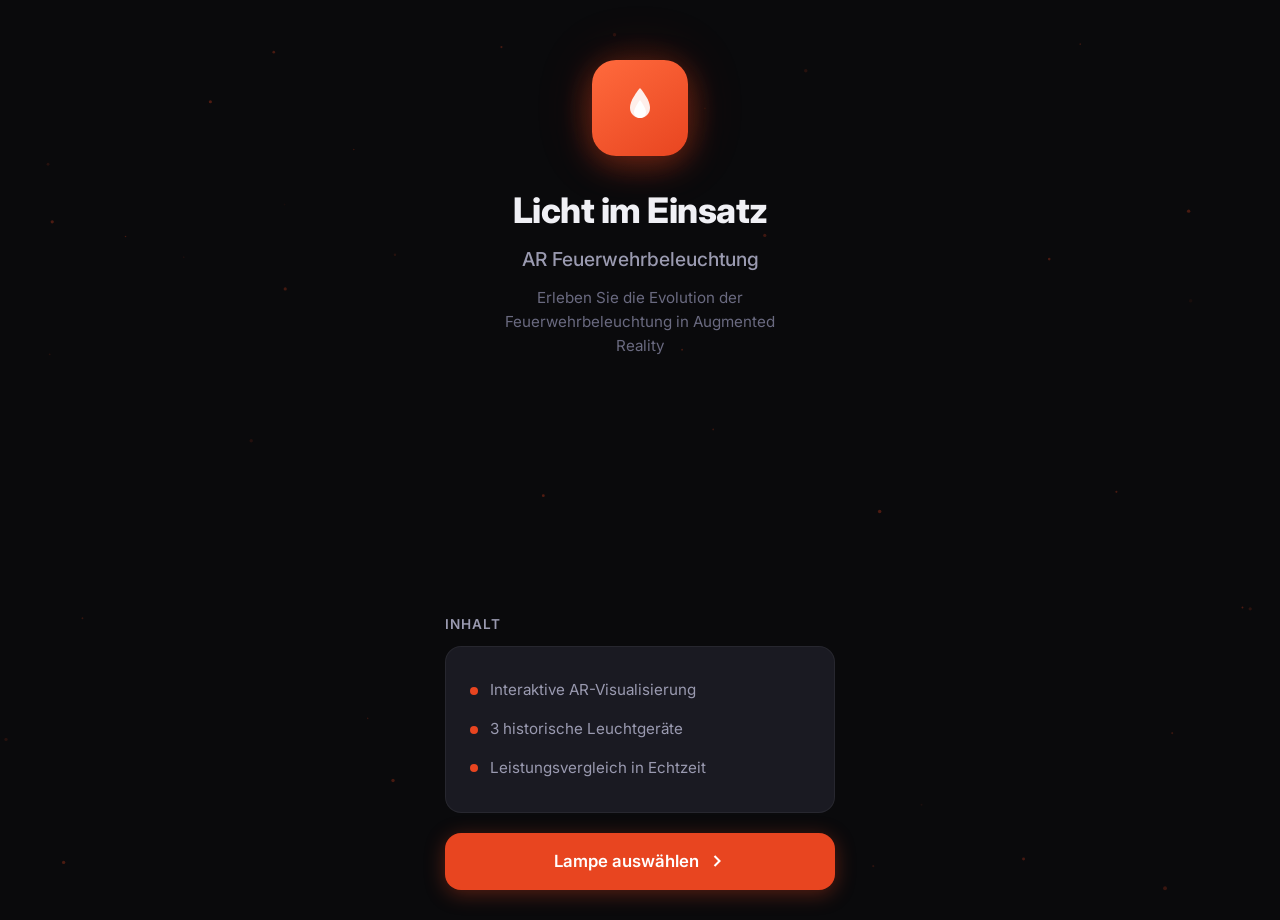
<file: index.html>
<!DOCTYPE html>
<html lang="de">
<head>
    <meta charset="UTF-8">
    <meta name="viewport" content="width=device-width, initial-scale=1.0, user-scalable=no">
    <meta name="description" content="Erleben Sie die Evolution der Feuerwehrbeleuchtung in Augmented Reality – von der Karbidlaterne bis zur modernen Handlampe.">
    <title>Licht im Einsatz – AR Feuerwehrbeleuchtung</title>
    <link rel="preconnect" href="https://fonts.googleapis.com">
    <link rel="preconnect" href="https://fonts.gstatic.com" crossorigin>
    <link href="https://fonts.googleapis.com/css2?family=Inter:wght@300;400;500;600;700;800&display=swap" rel="stylesheet">
    <link rel="stylesheet" href="css/style.css">
    <link rel="icon" type="image/svg+xml" href="data:image/svg+xml,<svg xmlns='http://www.w3.org/2000/svg' viewBox='0 0 100 100'><text y='.9em' font-size='90'>🔥</text></svg>">
</head>
<body>
    <div id="welcome-page" class="page">
        <div class="welcome-content">
            <!-- Hero Section -->
            <div class="hero-section">
                <div class="app-icon" id="app-icon">
                    <svg viewBox="0 0 24 24" fill="none" xmlns="http://www.w3.org/2000/svg">
                        <path d="M12 2C12 2 7 7.5 7 12C7 14.76 9.24 17 12 17C14.76 17 17 14.76 17 12C17 7.5 12 2 12 2Z" fill="white" opacity="0.9"/>
                        <path d="M12 17C10.34 17 9 15.66 9 14C9 12 12 8 12 8C12 8 15 12 15 14C15 15.66 13.66 17 12 17Z" fill="white"/>
                    </svg>
                </div>
                <div class="glow-ring"></div>
                
                <h1 class="hero-title">Licht im Einsatz</h1>
                <h2 class="hero-subtitle">AR Feuerwehrbeleuchtung</h2>
                <p class="hero-description">Erleben Sie die Evolution der Feuerwehrbeleuchtung in Augmented Reality</p>
            </div>

            <!-- Spacer -->
            <div class="welcome-spacer"></div>

            <!-- Content Section -->
            <div class="content-section">
                <h3 class="section-label">Inhalt</h3>
                <div class="feature-card">
                    <ul class="feature-list">
                        <li>
                            <span class="feature-dot"></span>
                            Interaktive AR-Visualisierung
                        </li>
                        <li>
                            <span class="feature-dot"></span>
                            3 historische Leuchtgeräte
                        </li>
                        <li>
                            <span class="feature-dot"></span>
                            Leistungsvergleich in Echtzeit
                        </li>
                    </ul>
                </div>
            </div>

            <!-- CTA Button -->
            <a href="timeline.html" class="cta-button" id="cta-button">
                Lampe auswählen
                <svg width="20" height="20" viewBox="0 0 24 24" fill="none" stroke="currentColor" stroke-width="2.5">
                    <path d="M9 18l6-6-6-6"/>
                </svg>
            </a>
        </div>

        <!-- Particle background -->
        <canvas id="particles-canvas"></canvas>
    </div>

    <script src="js/particles.js"></script>
    <script src="js/welcome.js"></script>
</body>
</html>
</file>
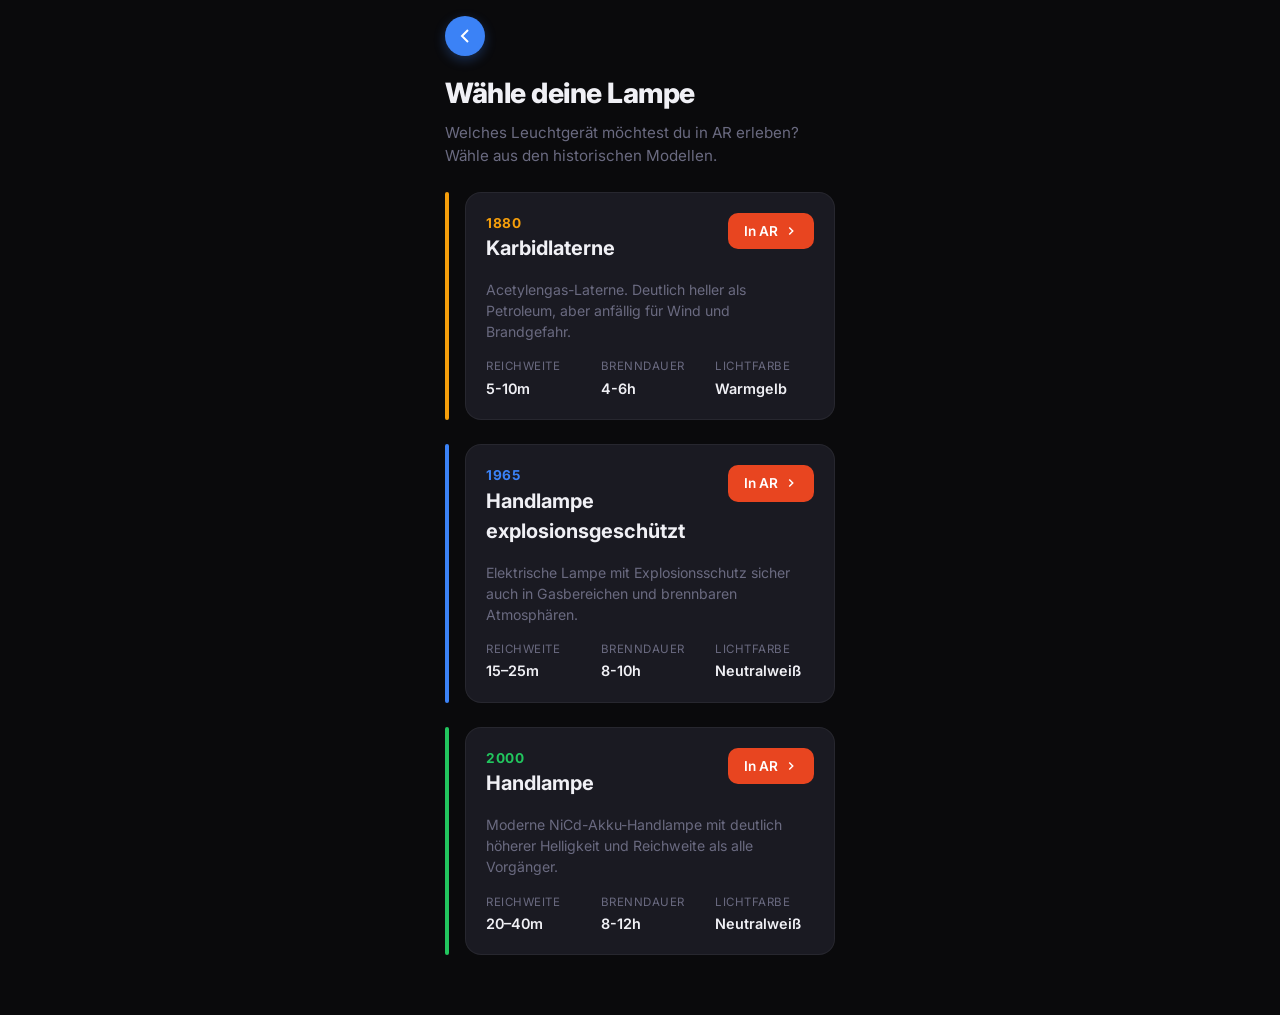
<file: timeline.html>
<!DOCTYPE html>
<html lang="de">
<head>
    <meta charset="UTF-8">
    <meta name="viewport" content="width=device-width, initial-scale=1.0, user-scalable=no">
    <meta name="description" content="Wähle ein historisches Leuchtgerät und erlebe es in Augmented Reality.">
    <title>Lampe auswählen – Licht im Einsatz</title>
    <link rel="preconnect" href="https://fonts.googleapis.com">
    <link rel="preconnect" href="https://fonts.gstatic.com" crossorigin>
    <link href="https://fonts.googleapis.com/css2?family=Inter:wght@300;400;500;600;700;800&display=swap" rel="stylesheet">
    <link rel="stylesheet" href="css/style.css">
</head>
<body>
    <div class="page">
        <!-- Nav -->
        <nav class="nav-bar">
            <a href="index.html" class="back-btn" aria-label="Zurück">
                <svg viewBox="0 0 24 24" fill="none" stroke="currentColor" stroke-width="2"><path d="M15 18l-6-6 6-6"/></svg>
            </a>
        </nav>

        <!-- Header -->
        <header class="page-header">
            <h1 class="page-title">Wähle deine Lampe</h1>
            <p class="page-subtitle">Welches Leuchtgerät möchtest du in AR erleben? Wähle aus den historischen Modellen.</p>
        </header>

        <!-- Timeline Cards -->
        <div class="timeline-container" id="timeline">
            <!-- Karbidlaterne 1880 -->
            <div class="timeline-item slide-up" style="animation-delay:0.1s">
                <div class="timeline-line line-warmgelb"></div>
                <div class="timeline-card" onclick="location.href='ar-karbid.html'">
                    <div class="card-header">
                        <div>
                            <div class="card-year year-warmgelb">1880</div>
                            <h2 class="card-title">Karbidlaterne</h2>
                        </div>
                        <a href="ar-karbid.html" class="ar-badge">
                            In AR <svg viewBox="0 0 24 24" fill="none" stroke="currentColor" stroke-width="2.5"><path d="M9 18l6-6-6-6"/></svg>
                        </a>
                    </div>
                    <p class="card-description">Acetylengas-Laterne. Deutlich heller als Petroleum, aber anfällig für Wind und Brandgefahr.</p>
                    <div class="card-specs">
                        <div class="spec-item">
                            <div class="spec-label">Reichweite</div>
                            <div class="spec-value">5-10m</div>
                        </div>
                        <div class="spec-item">
                            <div class="spec-label">Brenndauer</div>
                            <div class="spec-value">4-6h</div>
                        </div>
                        <div class="spec-item">
                            <div class="spec-label">Lichtfarbe</div>
                            <div class="spec-value">Warmgelb</div>
                        </div>
                    </div>
                </div>
            </div>

            <!-- Handlampe explosionsgeschützt 1965 -->
            <div class="timeline-item slide-up" style="animation-delay:0.25s">
                <div class="timeline-line line-blue"></div>
                <div class="timeline-card" onclick="location.href='ar-explosion.html'">
                    <div class="card-header">
                        <div>
                            <div class="card-year year-blue">1965</div>
                            <h2 class="card-title">Handlampe explosionsgeschützt</h2>
                        </div>
                        <a href="ar-explosion.html" class="ar-badge">
                            In AR <svg viewBox="0 0 24 24" fill="none" stroke="currentColor" stroke-width="2.5"><path d="M9 18l6-6-6-6"/></svg>
                        </a>
                    </div>
                    <p class="card-description">Elektrische Lampe mit Explosionsschutz sicher auch in Gasbereichen und brennbaren Atmosphären.</p>
                    <div class="card-specs">
                        <div class="spec-item">
                            <div class="spec-label">Reichweite</div>
                            <div class="spec-value">15–25m</div>
                        </div>
                        <div class="spec-item">
                            <div class="spec-label">Brenndauer</div>
                            <div class="spec-value">8-10h</div>
                        </div>
                        <div class="spec-item">
                            <div class="spec-label">Lichtfarbe</div>
                            <div class="spec-value">Neutralweiß</div>
                        </div>
                    </div>
                </div>
            </div>

            <!-- Handlampe 2000 -->
            <div class="timeline-item slide-up" style="animation-delay:0.4s">
                <div class="timeline-line line-green"></div>
                <div class="timeline-card" onclick="location.href='ar-handlampe.html'">
                    <div class="card-header">
                        <div>
                            <div class="card-year year-green">2000</div>
                            <h2 class="card-title">Handlampe</h2>
                        </div>
                        <a href="ar-handlampe.html" class="ar-badge">
                            In AR <svg viewBox="0 0 24 24" fill="none" stroke="currentColor" stroke-width="2.5"><path d="M9 18l6-6-6-6"/></svg>
                        </a>
                    </div>
                    <p class="card-description">Moderne NiCd-Akku-Handlampe mit deutlich höherer Helligkeit und Reichweite als alle Vorgänger.</p>
                    <div class="card-specs">
                        <div class="spec-item">
                            <div class="spec-label">Reichweite</div>
                            <div class="spec-value">20–40m</div>
                        </div>
                        <div class="spec-item">
                            <div class="spec-label">Brenndauer</div>
                            <div class="spec-value">8-12h</div>
                        </div>
                        <div class="spec-item">
                            <div class="spec-label">Lichtfarbe</div>
                            <div class="spec-value">Neutralweiß</div>
                        </div>
                    </div>
                </div>
            </div>
        </div>
    </div>
</body>
</html>
</file>
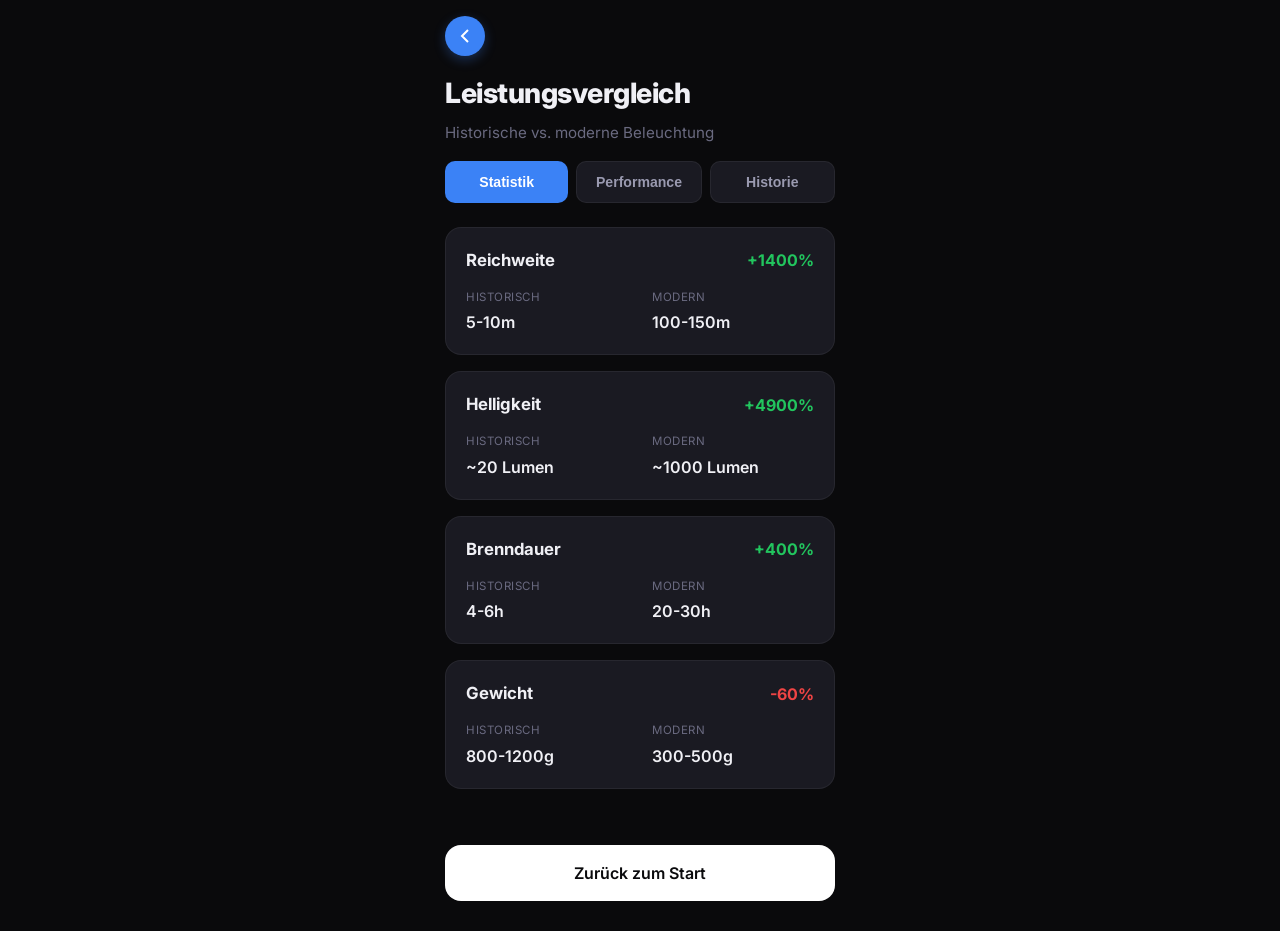
<file: vergleich.html>
<!DOCTYPE html>
<html lang="de">

<head>
    <meta charset="UTF-8">
    <meta name="viewport" content="width=device-width, initial-scale=1.0, user-scalable=no">
    <title>Leistungsvergleich – Licht im Einsatz</title>
    <link rel="preconnect" href="https://fonts.googleapis.com">
    <link rel="preconnect" href="https://fonts.gstatic.com" crossorigin>
    <link href="https://fonts.googleapis.com/css2?family=Inter:wght@300;400;500;600;700;800&display=swap"
        rel="stylesheet">
    <link rel="stylesheet" href="css/style.css">
</head>

<body>
    <div class="page">
        <nav class="nav-bar">
            <a href="timeline.html" class="back-btn" aria-label="Zurück">
                <svg viewBox="0 0 24 24" fill="none" stroke="currentColor" stroke-width="2">
                    <path d="M15 18l-6-6 6-6" />
                </svg>
            </a>
        </nav>

        <header class="page-header" style="margin-bottom:16px;">
            <h1 class="page-title">Leistungsvergleich</h1>
            <p class="page-subtitle">Historische vs. moderne Beleuchtung</p>
        </header>

        <!-- Tab Bar -->
        <div class="tab-bar" id="tab-bar">
            <button class="tab-btn active" data-tab="statistik" onclick="switchTab('statistik')">Statistik</button>
            <button class="tab-btn" data-tab="performance" onclick="switchTab('performance')">Performance</button>
            <button class="tab-btn" data-tab="historie" onclick="switchTab('historie')">Historie</button>
        </div>

        <!-- Statistik Tab -->
        <div class="tab-content active" id="tab-statistik">
            <div class="comparison-cards">
                <div class="comparison-card">
                    <div class="comp-header">
                        <div class="comp-title">Reichweite</div>
                        <div class="comp-percent positive">+1400%</div>
                    </div>
                    <div class="comp-values">
                        <div class="comp-value-item">
                            <div class="comp-value-label">Historisch</div>
                            <div class="comp-value-data">5-10m</div>
                        </div>
                        <div class="comp-value-item">
                            <div class="comp-value-label">Modern</div>
                            <div class="comp-value-data">100-150m</div>
                        </div>
                    </div>
                </div>
                <div class="comparison-card">
                    <div class="comp-header">
                        <div class="comp-title">Helligkeit</div>
                        <div class="comp-percent positive">+4900%</div>
                    </div>
                    <div class="comp-values">
                        <div class="comp-value-item">
                            <div class="comp-value-label">Historisch</div>
                            <div class="comp-value-data">~20 Lumen</div>
                        </div>
                        <div class="comp-value-item">
                            <div class="comp-value-label">Modern</div>
                            <div class="comp-value-data">~1000 Lumen</div>
                        </div>
                    </div>
                </div>
                <div class="comparison-card">
                    <div class="comp-header">
                        <div class="comp-title">Brenndauer</div>
                        <div class="comp-percent positive">+400%</div>
                    </div>
                    <div class="comp-values">
                        <div class="comp-value-item">
                            <div class="comp-value-label">Historisch</div>
                            <div class="comp-value-data">4-6h</div>
                        </div>
                        <div class="comp-value-item">
                            <div class="comp-value-label">Modern</div>
                            <div class="comp-value-data">20-30h</div>
                        </div>
                    </div>
                </div>
                <div class="comparison-card">
                    <div class="comp-header">
                        <div class="comp-title">Gewicht</div>
                        <div class="comp-percent negative">-60%</div>
                    </div>
                    <div class="comp-values">
                        <div class="comp-value-item">
                            <div class="comp-value-label">Historisch</div>
                            <div class="comp-value-data">800-1200g</div>
                        </div>
                        <div class="comp-value-item">
                            <div class="comp-value-label">Modern</div>
                            <div class="comp-value-data">300-500g</div>
                        </div>
                    </div>
                </div>
            </div>
        </div>

        <!-- Performance Tab -->
        <div class="tab-content" id="tab-performance">
            <div class="perf-chart-area">
                <h3 style="font-size:0.95rem;font-weight:700;margin-bottom:20px;">Helligkeit (Lumen)</h3>
                <div class="perf-bar-group">
                    <div class="perf-bar-label"><span>Karbidlaterne (1880)</span><span>~40 Lm</span></div>
                    <div class="perf-bar-track">
                        <div class="perf-bar-fill fill-warmgelb" style="width:4%"></div>
                    </div>
                </div>
                <div class="perf-bar-group">
                    <div class="perf-bar-label"><span>Handlampe expl. (1965)</span><span>~80 Lm</span></div>
                    <div class="perf-bar-track">
                        <div class="perf-bar-fill fill-blue" style="width:8%"></div>
                    </div>
                </div>
                <div class="perf-bar-group">
                    <div class="perf-bar-label"><span>Handlampe (2000)</span><span>~175 Lm</span></div>
                    <div class="perf-bar-track">
                        <div class="perf-bar-fill fill-green" style="width:17.5%"></div>
                    </div>
                </div>
                <div class="perf-bar-group">
                    <div class="perf-bar-label"><span>Moderne LED (heute)</span><span>~1000 Lm</span></div>
                    <div class="perf-bar-track">
                        <div class="perf-bar-fill fill-green" style="width:100%"></div>
                    </div>
                </div>
            </div>

            <div class="perf-chart-area">
                <h3 style="font-size:0.95rem;font-weight:700;margin-bottom:20px;">Reichweite (Meter)</h3>
                <div class="perf-bar-group">
                    <div class="perf-bar-label"><span>Karbidlaterne</span><span>5-10m</span></div>
                    <div class="perf-bar-track">
                        <div class="perf-bar-fill fill-warmgelb" style="width:7%"></div>
                    </div>
                </div>
                <div class="perf-bar-group">
                    <div class="perf-bar-label"><span>Handlampe expl.</span><span>15-25m</span></div>
                    <div class="perf-bar-track">
                        <div class="perf-bar-fill fill-blue" style="width:17%"></div>
                    </div>
                </div>
                <div class="perf-bar-group">
                    <div class="perf-bar-label"><span>Handlampe</span><span>20-40m</span></div>
                    <div class="perf-bar-track">
                        <div class="perf-bar-fill fill-green" style="width:27%"></div>
                    </div>
                </div>
                <div class="perf-bar-group">
                    <div class="perf-bar-label"><span>Moderne LED</span><span>100-150m</span></div>
                    <div class="perf-bar-track">
                        <div class="perf-bar-fill fill-green" style="width:100%"></div>
                    </div>
                </div>
            </div>
        </div>

        <!-- Historie Tab -->
        <div class="tab-content" id="tab-historie">
            <div class="history-timeline">
                <div class="history-item">
                    <div class="history-marker">
                        <div class="history-dot" style="background:var(--warmgelb)"></div>
                        <div class="history-connector"></div>
                    </div>
                    <div class="history-content">
                        <div class="history-year" style="color:var(--warmgelb)">ca. 1880</div>
                        <div class="history-name">Karbidlaterne</div>
                        <div class="history-desc">Erste chemische Lichtquelle für die Feuerwehr. Calciumkarbid erzeugt
                            mit Wasser brennbares Acetylengas. Revolutionär hell für die damalige Zeit, aber mit offener
                            Flamme gefährlich.</div>
                    </div>
                </div>
                <div class="history-item">
                    <div class="history-marker">
                        <div class="history-dot" style="background:var(--blue)"></div>
                        <div class="history-connector"></div>
                    </div>
                    <div class="history-content">
                        <div class="history-year" style="color:var(--blue)">ca. 1965</div>
                        <div class="history-name">Handlampe explosionsgeschützt</div>
                        <div class="history-desc">Erster Einsatz elektrischer Beleuchtung mit Explosionsschutz. Durch
                            den Bleiakku schwer, aber erstmals sicher in gasbelasteten Umgebungen einsetzbar.</div>
                    </div>
                </div>
                <div class="history-item">
                    <div class="history-marker">
                        <div class="history-dot" style="background:var(--green)"></div>
                        <div class="history-connector" style="background:transparent"></div>
                    </div>
                    <div class="history-content">
                        <div class="history-year" style="color:var(--green)">ca. 2000</div>
                        <div class="history-name">Handlampe (NiCd)</div>
                        <div class="history-desc">Modernere Akkutechnologie ermöglicht deutlich geringeres Gewicht bei
                            höherer Leistung. Noch vor der LED-Revolution, aber ein grosser Fortschritt in Effizienz und
                            Handhabung.</div>
                    </div>
                </div>
            </div>
        </div>

        <!-- Bottom Button -->
        <div style="margin-top:auto; padding-top:24px;">
            <a href="index.html" class="bottom-btn btn-white">
                Zurück zum Start
            </a>
        </div>
    </div>

    <script>
        function switchTab(tabId) {
            // Update buttons
            document.querySelectorAll('.tab-btn').forEach(btn => {
                btn.classList.toggle('active', btn.dataset.tab === tabId);
            });
            // Update content
            document.querySelectorAll('.tab-content').forEach(content => {
                content.classList.toggle('active', content.id === 'tab-' + tabId);
            });
            // Re-trigger animations for cards
            const active = document.querySelector('.tab-content.active');
            if (active) {
                const cards = active.querySelectorAll('.comparison-card, .history-item');
                cards.forEach(card => {
                    card.style.animation = 'none';
                    card.offsetHeight; // trigger reflow
                    card.style.animation = '';
                });
            }
        }
    </script>
</body>

</html>
</file>
<file: css/style.css>
/* ========================================
   DESIGN SYSTEM – Licht im Einsatz
   ======================================== */

:root {
  --bg-primary: #0a0a0c;
  --bg-secondary: #141418;
  --bg-card: #1a1a22;
  --bg-card-hover: #22222e;
  --text-primary: #f0f0f5;
  --text-secondary: #9a9ab0;
  --text-muted: #6a6a80;
  --accent: #e84520;
  --accent-hover: #ff5530;
  --accent-glow: rgba(232, 69, 32, 0.35);
  --blue: #3b82f6;
  --green: #22c55e;
  --yellow: #eab308;
  --red: #ef4444;
  --warmgelb: #f59e0b;
  --border: rgba(255,255,255,0.06);
  --radius: 16px;
  --radius-sm: 10px;
  --radius-lg: 22px;
  --shadow: 0 4px 24px rgba(0,0,0,0.4);
  --font: 'Inter', -apple-system, BlinkMacSystemFont, sans-serif;
  --safe-bottom: env(safe-area-inset-bottom, 0px);
}

*, *::before, *::after { box-sizing: border-box; margin: 0; padding: 0; }

html {
  font-size: 16px;
  -webkit-text-size-adjust: 100%;
  scroll-behavior: smooth;
}

body {
  font-family: var(--font);
  background: var(--bg-primary);
  color: var(--text-primary);
  line-height: 1.5;
  min-height: 100dvh;
  overflow-x: hidden;
  -webkit-font-smoothing: antialiased;
}

a { color: inherit; text-decoration: none; }
ul { list-style: none; }
img { max-width: 100%; height: auto; }

/* ========================================
   PAGE CONTAINER
   ======================================== */
.page {
  min-height: 100dvh;
  display: flex;
  flex-direction: column;
  position: relative;
  padding: 0 20px;
  padding-bottom: calc(20px + var(--safe-bottom));
}

/* ========================================
   WELCOME PAGE
   ======================================== */
.welcome-content {
  display: flex;
  flex-direction: column;
  min-height: 100dvh;
  padding-top: 60px;
  position: relative;
  z-index: 2;
}

#particles-canvas {
  position: fixed;
  top: 0; left: 0;
  width: 100%; height: 100%;
  z-index: 0;
  pointer-events: none;
}

.hero-section {
  display: flex;
  flex-direction: column;
  align-items: center;
  text-align: center;
  position: relative;
}

.app-icon {
  width: 96px; height: 96px;
  background: linear-gradient(145deg, #ff6a3d, #e84520);
  border-radius: 24px;
  display: flex;
  align-items: center;
  justify-content: center;
  box-shadow: 0 8px 32px var(--accent-glow), 0 0 60px rgba(232,69,32,0.15);
  margin-bottom: 28px;
  animation: iconFloat 4s ease-in-out infinite;
  position: relative;
  z-index: 2;
}
.app-icon svg { width: 48px; height: 48px; }

.glow-ring {
  position: absolute;
  top: -30px;
  width: 160px; height: 160px;
  border-radius: 50%;
  background: radial-gradient(circle, rgba(232,69,32,0.15) 0%, transparent 70%);
  animation: glowPulse 3s ease-in-out infinite;
  z-index: 1;
}

@keyframes iconFloat {
  0%, 100% { transform: translateY(0); }
  50% { transform: translateY(-8px); }
}
@keyframes glowPulse {
  0%, 100% { opacity: 0.6; transform: scale(1); }
  50% { opacity: 1; transform: scale(1.15); }
}

.hero-title {
  font-size: 2.2rem;
  font-weight: 800;
  letter-spacing: -0.5px;
  margin-bottom: 8px;
}
.hero-subtitle {
  font-size: 1.2rem;
  font-weight: 500;
  color: var(--text-secondary);
  margin-bottom: 12px;
}
.hero-description {
  font-size: 0.95rem;
  color: var(--text-muted);
  max-width: 300px;
  line-height: 1.6;
}

.welcome-spacer { flex: 1; }

.section-label {
  font-size: 0.85rem;
  font-weight: 600;
  text-transform: uppercase;
  letter-spacing: 1px;
  color: var(--text-secondary);
  margin-bottom: 12px;
}

.feature-card {
  background: var(--bg-card);
  border: 1px solid var(--border);
  border-radius: var(--radius);
  padding: 24px;
  margin-bottom: 20px;
}
.feature-list li {
  display: flex;
  align-items: center;
  gap: 12px;
  padding: 8px 0;
  font-size: 0.95rem;
  color: var(--text-secondary);
}
.feature-dot {
  width: 8px; height: 8px;
  border-radius: 50%;
  background: var(--accent);
  flex-shrink: 0;
}

.cta-button {
  display: flex;
  align-items: center;
  justify-content: center;
  gap: 8px;
  width: 100%;
  padding: 16px;
  background: var(--accent);
  color: #fff;
  border-radius: var(--radius);
  font-size: 1.05rem;
  font-weight: 600;
  border: none;
  cursor: pointer;
  transition: all 0.3s ease;
  box-shadow: 0 4px 20px var(--accent-glow);
  margin-bottom: 10px;
}
.cta-button:hover, .cta-button:active {
  background: var(--accent-hover);
  transform: translateY(-2px);
  box-shadow: 0 6px 28px var(--accent-glow);
}

/* ========================================
   NAVIGATION BAR (back button)
   ======================================== */
.nav-bar {
  display: flex;
  align-items: center;
  padding: 16px 0;
  gap: 12px;
}
.back-btn {
  width: 40px; height: 40px;
  display: flex;
  align-items: center;
  justify-content: center;
  border-radius: 50%;
  background: var(--blue);
  border: none;
  color: #fff;
  cursor: pointer;
  transition: all 0.2s;
  box-shadow: 0 4px 12px rgba(59,130,246,0.3);
}
.back-btn:hover { background: #4b90f7; transform: translateY(-1px); }
.back-btn svg { width: 24px; height: 24px; }

/* ========================================
   TIMELINE PAGE
   ======================================== */
.page-header {
  margin-bottom: 24px;
}
.page-title {
  font-size: 1.75rem;
  font-weight: 800;
  letter-spacing: -0.5px;
  margin-bottom: 8px;
}
.page-subtitle {
  font-size: 0.95rem;
  color: var(--text-muted);
  line-height: 1.5;
}

.timeline-container {
  display: flex;
  flex-direction: column;
  gap: 24px;
  padding-bottom: 40px;
  position: relative;
}

/* Timeline line */
.timeline-item {
  display: flex;
  gap: 16px;
  position: relative;
}
.timeline-line {
  width: 4px;
  flex-shrink: 0;
  border-radius: 4px;
  position: relative;
}
.timeline-line.line-warmgelb { background: var(--warmgelb); }
.timeline-line.line-blue { background: var(--blue); }
.timeline-line.line-green { background: var(--green); }

.timeline-card {
  flex: 1;
  background: var(--bg-card);
  border: 1px solid var(--border);
  border-radius: var(--radius);
  padding: 20px;
  transition: all 0.3s ease;
  cursor: pointer;
}
.timeline-card:hover {
  background: var(--bg-card-hover);
  border-color: rgba(255,255,255,0.1);
  transform: translateX(4px);
}

.card-header {
  display: flex;
  justify-content: space-between;
  align-items: flex-start;
  margin-bottom: 8px;
}
.card-year {
  font-size: 0.85rem;
  font-weight: 700;
  letter-spacing: 0.5px;
}
.year-warmgelb { color: var(--warmgelb); }
.year-blue { color: var(--blue); }
.year-green { color: var(--green); }

.card-title {
  font-size: 1.25rem;
  font-weight: 700;
  margin-bottom: 8px;
}
.card-description {
  font-size: 0.88rem;
  color: var(--text-muted);
  line-height: 1.5;
  margin-bottom: 16px;
}

.card-specs {
  display: flex;
  gap: 16px;
}
.spec-item { flex: 1; }
.spec-label {
  font-size: 0.72rem;
  color: var(--text-muted);
  text-transform: uppercase;
  letter-spacing: 0.5px;
  margin-bottom: 2px;
}
.spec-value {
  font-size: 0.9rem;
  font-weight: 600;
  color: var(--text-primary);
}

.ar-badge {
  display: inline-flex;
  align-items: center;
  gap: 6px;
  padding: 8px 16px;
  background: var(--accent);
  border-radius: var(--radius-sm);
  font-size: 0.85rem;
  font-weight: 600;
  color: #fff;
  flex-shrink: 0;
  transition: all 0.2s;
}
.ar-badge:hover {
  background: var(--accent-hover);
  transform: scale(1.05);
}
.ar-badge svg { width: 14px; height: 14px; }

/* ========================================
   DETAIL PAGE
   ======================================== */
.detail-header {
  display: flex;
  align-items: center;
  gap: 16px;
  margin-bottom: 12px;
}
.detail-icon {
  width: 72px; height: 72px;
  border-radius: 18px;
  overflow: hidden;
  flex-shrink: 0;
  border: 2px solid var(--accent);
  background: var(--bg-card);
  display: flex;
  align-items: center;
  justify-content: center;
}
.detail-icon img {
  width: 100%; height: 100%;
  object-fit: cover;
}
.detail-name {
  font-size: 1.5rem;
  font-weight: 800;
  line-height: 1.2;
}
.detail-year {
  font-size: 0.9rem;
  color: var(--text-muted);
  margin-top: 4px;
}

.detail-divider {
  width: 100%;
  height: 1px;
  background: var(--border);
  margin: 16px 0;
}

.specs-grid {
  background: var(--bg-card);
  border: 1px solid var(--border);
  border-radius: var(--radius);
  padding: 20px;
  display: grid;
  grid-template-columns: 1fr 1fr;
  gap: 20px;
  margin-bottom: 24px;
}
.specs-grid .spec-label {
  font-size: 0.75rem;
  margin-bottom: 4px;
}
.specs-grid .spec-value {
  font-size: 0.95rem;
}

.pros-cons-section {
  margin-bottom: 24px;
}
.pros-cons-title {
  font-size: 1rem;
  font-weight: 700;
  margin-bottom: 12px;
}
.pros-cons-card {
  background: var(--bg-card);
  border: 1px solid var(--border);
  border-radius: var(--radius);
  padding: 20px;
}
.pros-cons-card li {
  display: flex;
  align-items: flex-start;
  gap: 10px;
  padding: 6px 0;
  font-size: 0.9rem;
  color: var(--text-secondary);
}
.dot-blue { color: var(--blue); }
.dot-red { color: var(--red); }
.pc-dot {
  width: 8px; height: 8px;
  border-radius: 50%;
  flex-shrink: 0;
  margin-top: 6px;
}
.pc-dot.pro { background: var(--blue); }
.pc-dot.con { background: var(--red); }

.bottom-btn {
  display: flex;
  align-items: center;
  justify-content: center;
  gap: 8px;
  width: 100%;
  padding: 16px;
  border-radius: var(--radius);
  font-size: 1rem;
  font-weight: 600;
  border: none;
  cursor: pointer;
  transition: all 0.3s ease;
  margin-top: auto;
  margin-bottom: 10px;
}
.btn-accent {
  background: var(--accent);
  color: #fff;
  box-shadow: 0 4px 20px var(--accent-glow);
}
.btn-accent:hover { background: var(--accent-hover); transform: translateY(-2px); }
.btn-outline {
  background: transparent;
  color: var(--text-primary);
  border: 1px solid var(--border);
}
.btn-outline:hover { background: var(--bg-card); }
.btn-white {
  background: #fff;
  color: var(--bg-primary);
}
.btn-white:hover { background: #eee; }

/* ========================================
   AR VIEW PAGE
   ======================================== */
.ar-page {
  padding: 0;
  padding-top: 0;
}
.ar-top-bar {
  display: flex;
  align-items: center;
  justify-content: space-between;
  padding: 16px 20px;
  z-index: 10;
  position: relative;
}
.ar-title {
  font-size: 1.4rem;
  font-weight: 800;
}

.ar-viewer-container {
  flex: 1;
  display: flex;
  flex-direction: column;
  position: relative;
  background: var(--bg-card);
  border: 1px solid var(--border);
  border-radius: var(--radius-lg);
  margin: 0 16px 20px;
  overflow: hidden;
  box-shadow: 0 8px 32px rgba(0,0,0,0.3);
}

.ar-viewer-header {
  display: flex;
  justify-content: space-between;
  align-items: center;
  padding: 16px 20px;
  background: rgba(255, 255, 255, 0.02);
  border-bottom: 1px solid var(--border);
  z-index: 2;
}
.ar-viewer-titles {
  display: flex;
  flex-direction: column;
}
.ar-viewer-title {
  font-size: 1.15rem;
  font-weight: 700;
  color: var(--text-primary);
  margin-bottom: 2px;
}
.ar-viewer-subtitle {
  font-size: 0.85rem;
  color: var(--text-muted);
}

.ar-info-chip {
  display: inline-flex;
  align-items: center;
  gap: 4px;
  padding: 8px 14px;
  background: var(--blue);
  border-radius: 100px;
  font-size: 0.85rem;
  font-weight: 600;
  color: #fff;
  border: none;
  transition: all 0.2s;
  box-shadow: 0 4px 12px rgba(59,130,246,0.3);
}
.ar-info-chip:hover {
  background: #4b90f7;
  transform: translateY(-1px);
}
.ar-info-chip svg {
  width: 16px;
  height: 16px;
}

model-viewer {
  width: 100%;
  height: 55vh;
  min-height: 400px;
  --poster-color: transparent;
  background: transparent;
}
model-viewer::part(default-progress-bar) { display: none; }

.ar-info-banner {
  position: absolute;
  top: 12px;
  left: 12px;
  right: 50px;
  font-size: 0.85rem;
  color: var(--text-primary);
  font-weight: 500;
}
.ar-brightness-bar {
  position: absolute;
  top: 40px;
  left: 12px;
  right: 12px;
  height: 4px;
  border-radius: 4px;
  background: var(--bg-card);
  overflow: hidden;
}
.brightness-fill {
  height: 100%;
  border-radius: 4px;
  background: linear-gradient(to right, var(--accent) 0%, var(--accent) var(--fill), var(--blue) var(--fill), var(--blue) 100%);
}
.ar-info-btn {
  position: absolute;
  top: 8px;
  right: 12px;
  width: 36px; height: 36px;
  border-radius: 50%;
  border: 2px solid var(--blue);
  background: transparent;
  color: var(--blue);
  display: flex;
  align-items: center;
  justify-content: center;
  font-size: 1.1rem;
  font-weight: 700;
  cursor: pointer;
}

.ar-hint {
  text-align: center;
  padding: 16px;
  background: rgba(30,30,40,0.9);
  border-radius: var(--radius);
  margin: 12px;
  backdrop-filter: blur(10px);
}
.ar-hint-title {
  font-size: 0.95rem;
  font-weight: 600;
  margin-bottom: 4px;
}
.ar-hint-sub {
  font-size: 0.8rem;
  color: var(--text-muted);
}

.ar-toggle-btn {
  width: 56px; height: 56px;
  border-radius: 50%;
  background: var(--accent);
  border: none;
  color: #fff;
  display: flex;
  align-items: center;
  justify-content: center;
  cursor: pointer;
  margin: 12px auto;
  box-shadow: 0 4px 20px var(--accent-glow);
  transition: all 0.3s;
}
.ar-toggle-btn:hover { transform: scale(1.1); }
.ar-toggle-btn svg { width: 28px; height: 28px; }

.ar-bottom-section {
  padding: 0 20px 20px;
}
.ar-bottom-section .bottom-btn {
  margin-top: 0;
}

/* Native AR button styling */
.ar-native-btn {
  display: flex;
  align-items: center;
  justify-content: center;
  gap: 8px;
  width: 100%;
  padding: 14px;
  background: var(--blue);
  color: #fff;
  border-radius: var(--radius);
  font-size: 0.95rem;
  font-weight: 600;
  border: none;
  cursor: pointer;
  margin-bottom: 10px;
  transition: all 0.3s;
  box-shadow: 0 4px 20px rgba(59,130,246,0.3);
}
.ar-native-btn:hover { background: #4b90f7; transform: translateY(-1px); }

.ar-slot-btn {
  position: absolute;
  bottom: 24px;
  left: 50%;
  transform: translateX(-50%);
  display: flex;
  align-items: center;
  justify-content: center;
  gap: 8px;
  padding: 12px 20px;
  background: rgba(255, 255, 255, 0.9);
  backdrop-filter: blur(8px);
  -webkit-backdrop-filter: blur(8px);
  color: #000;
  border-radius: 100px;
  font-size: 0.95rem;
  font-weight: 600;
  border: 1px solid rgba(255, 255, 255, 0.4);
  cursor: pointer;
  box-shadow: 0 4px 16px rgba(0,0,0,0.3);
  z-index: 100;
  transition: all 0.2s;
}
.ar-slot-btn:hover {
  background: #fff;
  transform: translateX(-50%) scale(1.05);
}

/* ========================================
   COMPARISON PAGE
   ======================================== */
.tab-bar {
  display: flex;
  gap: 8px;
  margin-bottom: 24px;
}
.tab-btn {
  flex: 1;
  padding: 12px 16px;
  border-radius: var(--radius-sm);
  font-size: 0.88rem;
  font-weight: 600;
  border: none;
  cursor: pointer;
  transition: all 0.2s;
  text-align: center;
}
.tab-btn.active {
  background: var(--blue);
  color: #fff;
}
.tab-btn:not(.active) {
  background: var(--bg-card);
  color: var(--text-secondary);
  border: 1px solid var(--border);
}
.tab-btn:not(.active):hover {
  background: var(--bg-card-hover);
}

.comparison-cards {
  display: flex;
  flex-direction: column;
  gap: 16px;
  margin-bottom: 32px;
}
.comparison-card {
  background: var(--bg-card);
  border: 1px solid var(--border);
  border-radius: var(--radius);
  padding: 20px;
  animation: fadeSlideUp 0.4s ease forwards;
  opacity: 0;
}
.comparison-card:nth-child(1) { animation-delay: 0.05s; }
.comparison-card:nth-child(2) { animation-delay: 0.1s; }
.comparison-card:nth-child(3) { animation-delay: 0.15s; }
.comparison-card:nth-child(4) { animation-delay: 0.2s; }

@keyframes fadeSlideUp {
  from { opacity: 0; transform: translateY(12px); }
  to { opacity: 1; transform: translateY(0); }
}

.comp-header {
  display: flex;
  justify-content: space-between;
  align-items: center;
  margin-bottom: 16px;
}
.comp-title {
  font-size: 1.05rem;
  font-weight: 700;
}
.comp-percent {
  font-size: 1rem;
  font-weight: 700;
}
.comp-percent.positive { color: var(--green); }
.comp-percent.negative { color: var(--red); }

.comp-values {
  display: flex;
  gap: 24px;
}
.comp-value-item { flex: 1; }
.comp-value-label {
  font-size: 0.72rem;
  color: var(--text-muted);
  text-transform: uppercase;
  letter-spacing: 0.5px;
  margin-bottom: 4px;
}
.comp-value-data {
  font-size: 1rem;
  font-weight: 600;
}

/* Tab content */
.tab-content { display: none; }
.tab-content.active { display: block; }

/* Performance tab */
.perf-chart-area {
  background: var(--bg-card);
  border: 1px solid var(--border);
  border-radius: var(--radius);
  padding: 20px;
  margin-bottom: 16px;
}
.perf-bar-group {
  margin-bottom: 16px;
}
.perf-bar-group:last-child { margin-bottom: 0; }
.perf-bar-label {
  font-size: 0.82rem;
  color: var(--text-secondary);
  margin-bottom: 6px;
  display: flex;
  justify-content: space-between;
}
.perf-bar-track {
  width: 100%;
  height: 8px;
  background: rgba(255,255,255,0.05);
  border-radius: 4px;
  overflow: hidden;
  margin-bottom: 4px;
}
.perf-bar-fill {
  height: 100%;
  border-radius: 4px;
  transition: width 0.8s ease;
}
.fill-warmgelb { background: var(--warmgelb); }
.fill-blue { background: var(--blue); }
.fill-green { background: var(--green); }

/* History tab */
.history-timeline {
  display: flex;
  flex-direction: column;
  gap: 16px;
}
.history-item {
  display: flex;
  gap: 16px;
  animation: fadeSlideUp 0.4s ease forwards;
  opacity: 0;
}
.history-item:nth-child(1) { animation-delay: 0.05s; }
.history-item:nth-child(2) { animation-delay: 0.1s; }
.history-item:nth-child(3) { animation-delay: 0.15s; }

.history-marker {
  display: flex;
  flex-direction: column;
  align-items: center;
  gap: 0;
}
.history-dot {
  width: 12px; height: 12px;
  border-radius: 50%;
  flex-shrink: 0;
}
.history-connector {
  width: 2px;
  flex: 1;
  background: var(--border);
}
.history-content {
  background: var(--bg-card);
  border: 1px solid var(--border);
  border-radius: var(--radius);
  padding: 16px;
  flex: 1;
}
.history-year {
  font-size: 0.8rem;
  font-weight: 700;
  margin-bottom: 4px;
}
.history-name {
  font-size: 1rem;
  font-weight: 700;
  margin-bottom: 6px;
}
.history-desc {
  font-size: 0.85rem;
  color: var(--text-muted);
  line-height: 1.5;
}

/* ========================================
   UTILITIES & ANIMATIONS
   ======================================== */
.fade-in {
  animation: fadeIn 0.6s ease forwards;
}
@keyframes fadeIn {
  from { opacity: 0; }
  to { opacity: 1; }
}

.slide-up {
  animation: fadeSlideUp 0.5s ease forwards;
}

/* Responsive */
@media (min-width: 480px) {
  .page { max-width: 430px; margin: 0 auto; }
  .ar-page { max-width: 430px; margin: 0 auto; }
}
</file>
